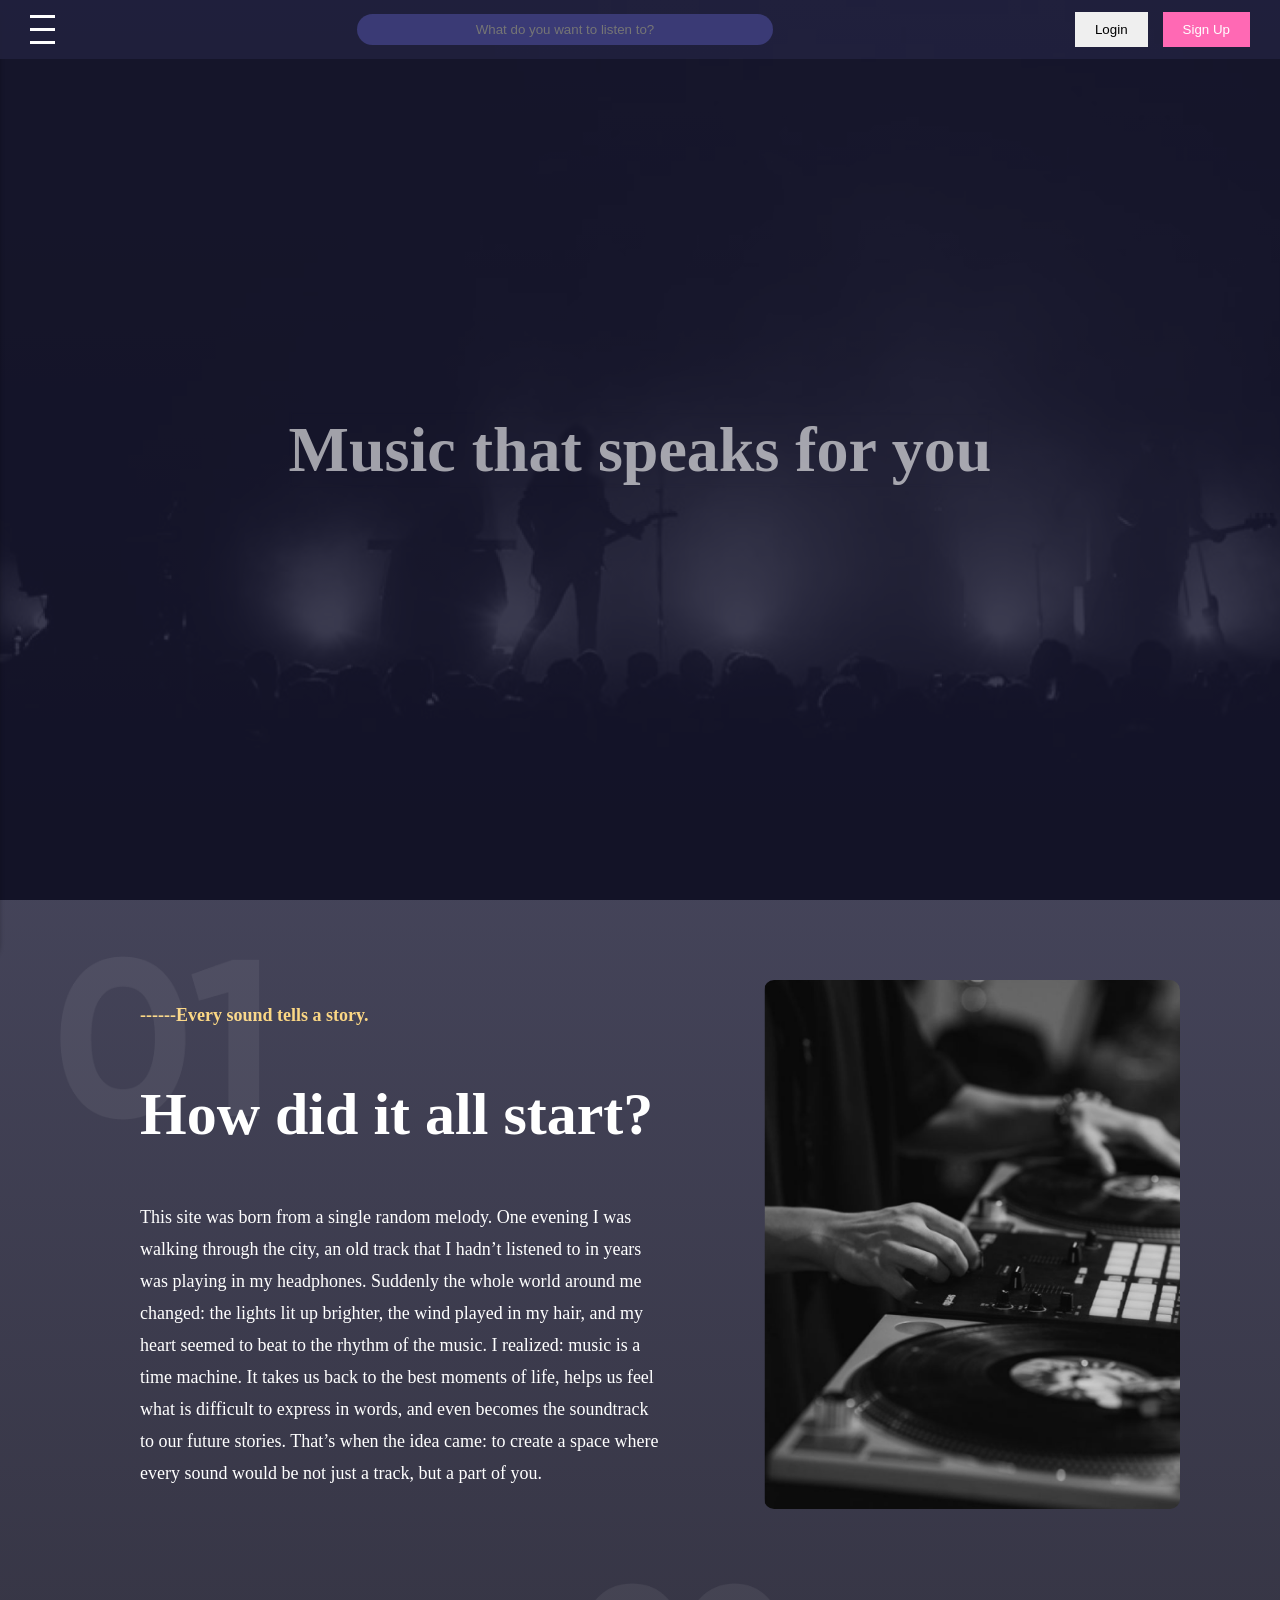
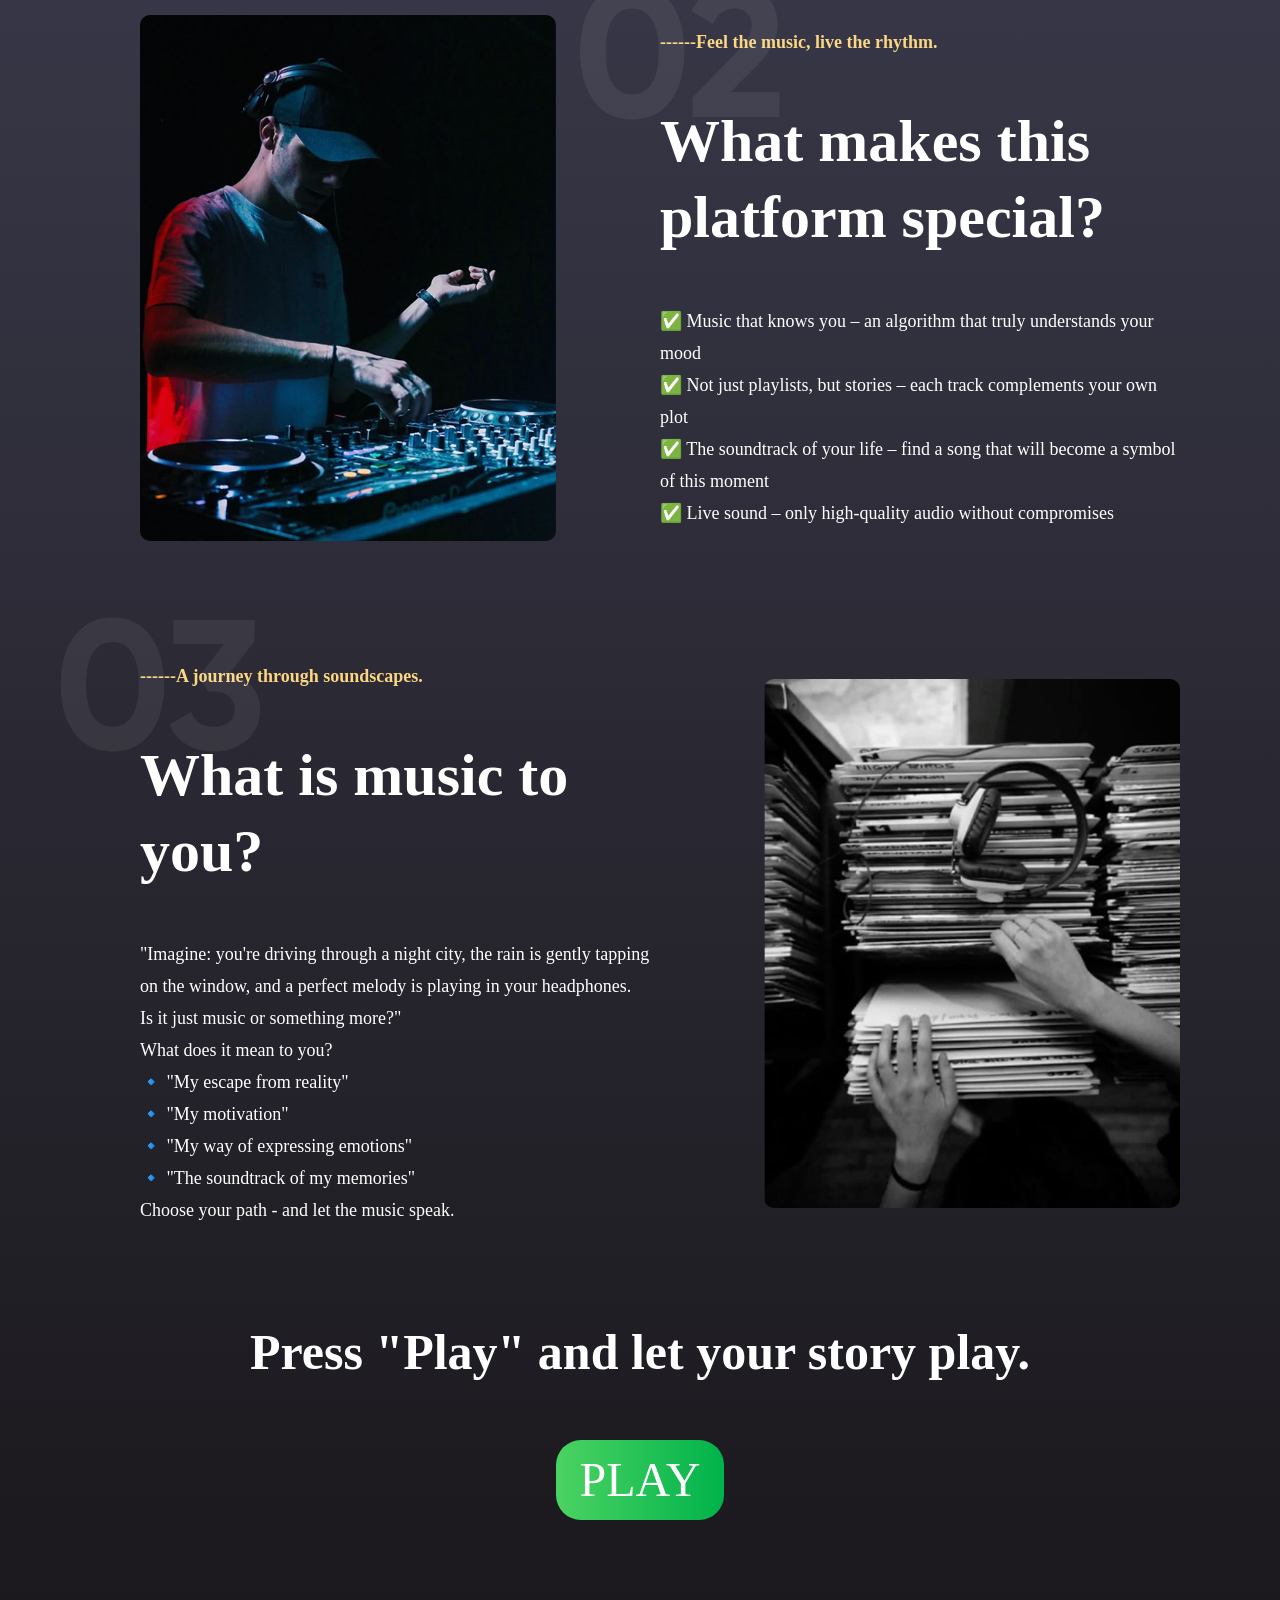
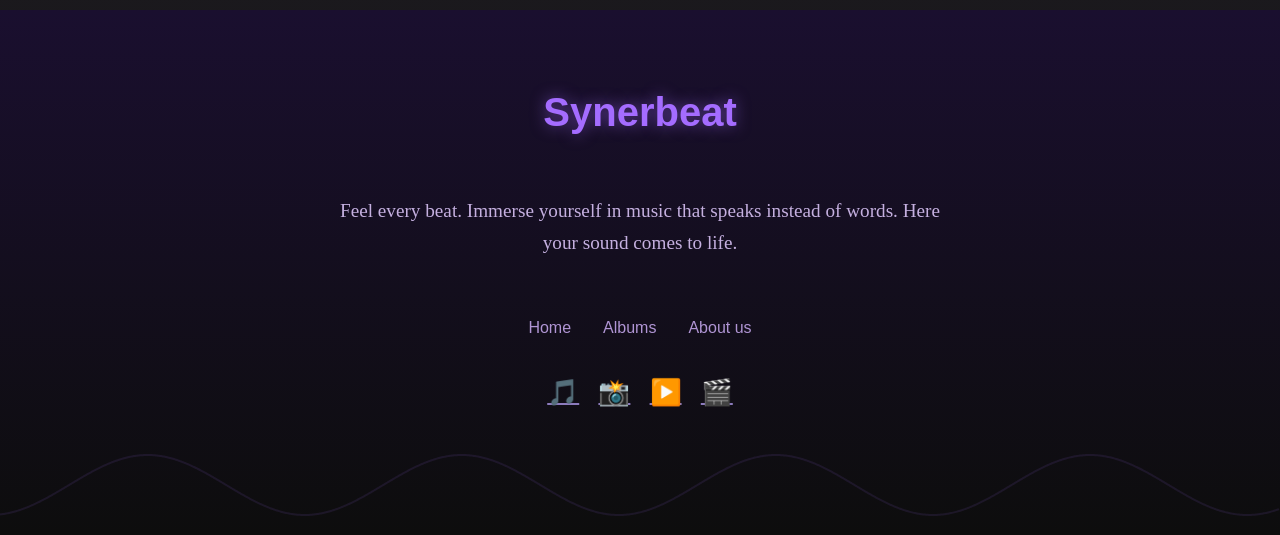
<file: index.html>
<!DOCTYPE html>
<html lang="en">

<head>
    <meta charset="UTF-8">
    <meta name="viewport" content="width=device-width, initial-scale=1.0">
    <title>Synerbeat</title>
    <link rel="stylesheet" href="style.css">
    <link rel="icon" href="img/favicon_synerbeat.ico" />
    <script defer src="script.js"></script>
</head>

<body>
    <header>
        <div class="menu-toggle" id="mobile-menu">
            <span class="bar"></span>
            <span class="bar"></span>
            <span class="bar"></span>
        </div>
        <div class="search-box">
            <input type="text" placeholder="What do you want to listen to?">
        </div>
        <div class="buttons">
            <button class="login" onclick="location.href='log.html'">Login</button>
            <button class="signup" onclick="location.href='log.html'">Sign Up</button>
        </div>
          
    </header>
    <section class="hero">
        <img src="img/backg.png" alt="Concert" class="hero-image">
        <div class="overlay"></div>
        <h1 id="H">Music that speaks for you</h1>
    </section>
    <div class="burger-menu" id="burger-menu">
        <ul>
            <li><a href="index.html">HOME</a></li>
            <li><a href="album.html">ALBUMS</a></li>
        </ul>
    </div>
    <section class="content-section">
        <div class="text-block">
            <img src="img/num1.png" alt="01" class="number-img">
            <p class="golden-text">------Every sound tells a story.</p>
            <h2 class="h2" id="A">How did it all start?</h2>
            <p>This site was born from a single random melody.
                One evening I was walking through the city, an old track that I hadn’t listened to in years was playing
                in my headphones. Suddenly the whole world around me changed: the lights lit up brighter, the wind
                played in my hair, and my heart seemed to beat to the rhythm of the music.
                I realized: music is a time machine. It takes us back to the best moments of life, helps us feel what is
                difficult to express in words, and even becomes the soundtrack to our future stories.
                That’s when the idea came: to create a space where every sound would be not just a track, but a part of
                you.</p>
        </div>
        <div class="image-block">
            <img src="img/imag1.png" alt="DJ Mixing">
        </div>
    </section>

    <section class="content-section">
        <div class="image-block">
            <img src="img/imag2.png" alt="DJ Performance">
        </div>
        <div class="text-block">
            <img src="img/num2.png" alt="02" class="number-img">
            <p class="golden-text">------Feel the music, live the rhythm.</p>
            <h2 class="h2">What makes this platform special?</h2>
            <p>✅ Music that knows you – an algorithm that truly understands your mood<br>
                ✅ Not just playlists, but stories – each track complements your own plot<br>
                ✅ The soundtrack of your life – find a song that will become a symbol of this moment<br>
                ✅ Live sound – only high-quality audio without compromises</p>
        </div>
    </section>

    <section class="content-section">
        <div class="text-block">
            <img src="img/num3.png" alt="03" class="number-img">
            <p class="golden-text">------A journey through soundscapes.</p>
            <h2 class="h2">What is music to you?</h2>
            <p>"Imagine: you're driving through a night city, the rain is gently tapping on the window, and a perfect
                melody is playing in your headphones.<br>
                Is it just music or something more?"<br>

                What does it mean to you?<br>
                🔹 "My escape from reality"<br>
                🔹 "My motivation"<br>
                🔹 "My way of expressing emotions"<br>
                🔹 "The soundtrack of my memories"<br>

                Choose your path - and let the music speak.</p>
        </div>
        <div class="image-block">
            <img src="img/imag3.png" alt="Vinyl Collection">
        </div>
    </section>
    <div class="container">
        <p class="play">Press "Play" and let your story play.</p>
        <a href="album.html" class="btn">PLAY</a>
    </div>
    
    
    <footer>
      <div class="footer-content">
        <div class="logo">Synerbeat</div>
        <p class="tagline">Feel every beat. Immerse yourself in music that speaks instead of words. Here your sound comes to life.</p>
        
        <nav class="nav">
          <a href="#H">Home</a>
          <a href="album.html">Albums</a>
          <a href="#A">About us</a>
        </nav>
    
        <div class="socials">
          <a href="https://soundcloud.com/you/apps" title="Soundcloud">🎵</a>
          <a href="https://www.instagram.com/soundcloud?utm_source=ig_web_button_share_sheet&igsh=ZDNlZDc0MzIxNw==" title="Instagram">📸</a>
          <a href="https://www.youtube.com/c/SoundCloud" title="YouTube">▶️</a>
          <a href="http://twitter.com/soundcloud" title="Twitter">🎬</a>
        </div>
      </div>
      <canvas id="waveCanvas"></canvas>
    </footer>
    
    <script>
        const canvas = document.getElementById('waveCanvas');
        const ctx = canvas.getContext('2d');

        function resizeCanvas() {
            canvas.width = window.innerWidth;
            canvas.height = 100;
        }

        resizeCanvas();
        window.addEventListener('resize', resizeCanvas);

        let step = 0;
        function drawWave() {
            ctx.clearRect(0, 0, canvas.width, canvas.height);
            ctx.beginPath();
            const amplitude = 30;
            const frequency = 0.02;

            for (let x = 0; x < canvas.width; x++) {
                const y = amplitude * Math.sin(frequency * (x + step)) + canvas.height / 2;
                ctx.lineTo(x, y);
            }

            ctx.strokeStyle = '#a46cff';
            ctx.lineWidth = 2;
            ctx.stroke();
            step += 1;
            requestAnimationFrame(drawWave);
        }

        drawWave();
    </script>
    </body>

</html>
</file>
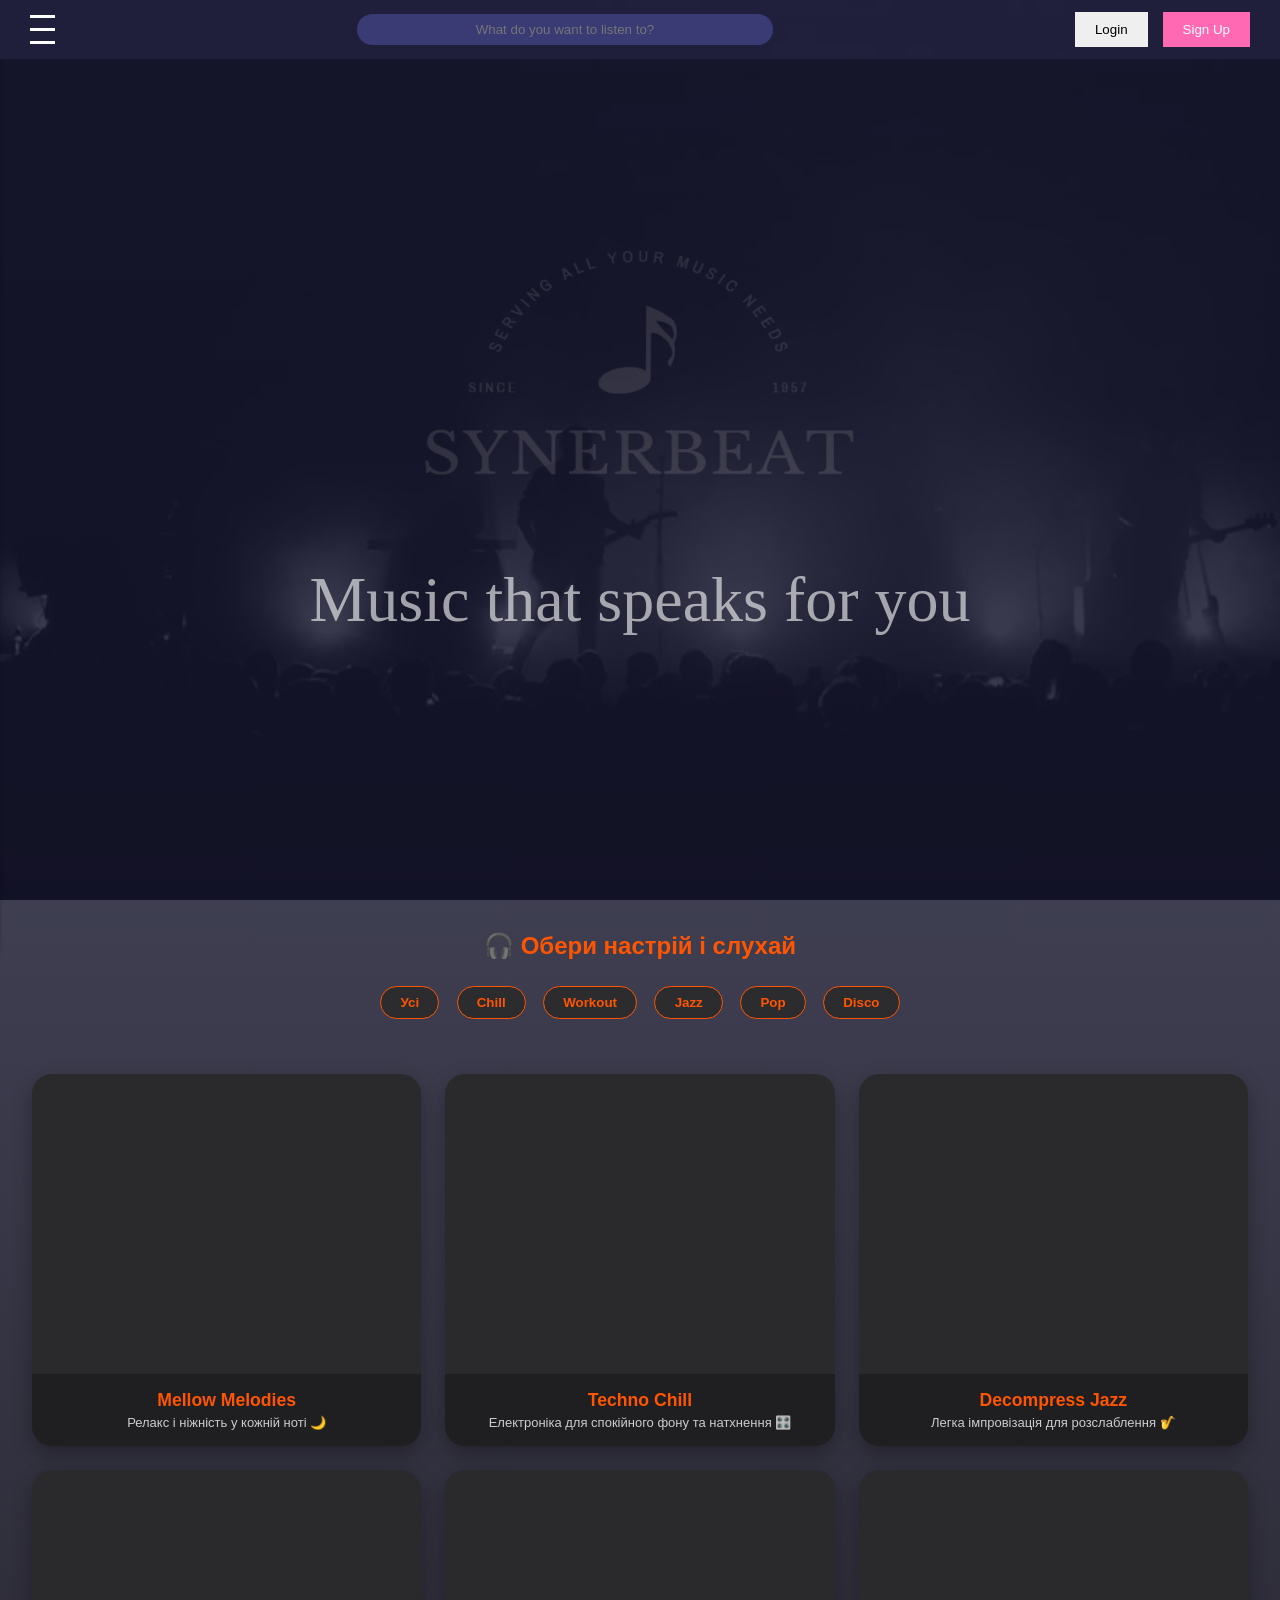
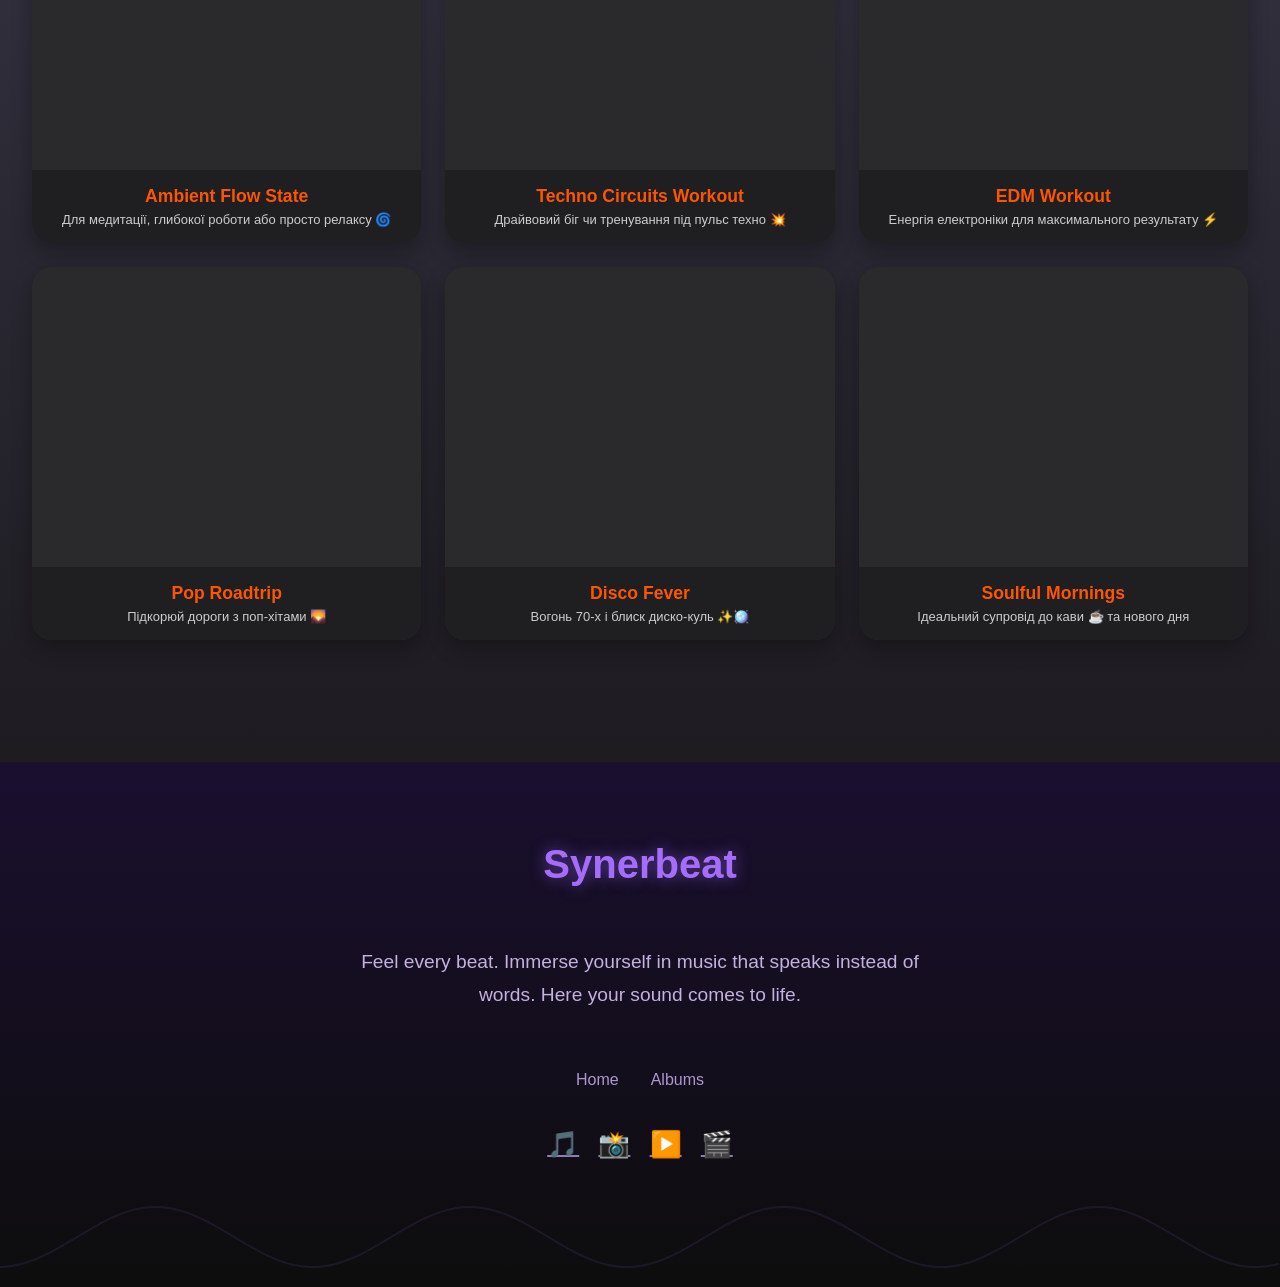
<file: album.html>
<!DOCTYPE html>
<html lang="en">

<head>
  <meta charset="UTF-8">
  <meta name="viewport" content="width=device-width, initial-scale=1.0">
  <title>Synerbeat</title>
  <link rel="stylesheet" href="stylealb.css">
  <link rel="icon" href="img/favicon_synerbeat.ico" />
  <script defer src="script.js"></script>
</head>

<body>
  <header>
    <div class="menu-toggle" id="mobile-menu">
      <span class="bar"></span>
      <span class="bar"></span>
      <span class="bar"></span>
    </div>
    <div class="search-box">
      <input type="text" placeholder="What do you want to listen to?">
    </div>
    <div class="buttons">
      <button class="login" onclick="location.href='log.html'">Login</button>
      <button class="signup" onclick="location.href='log.html'">Sign Up</button>
  </div>
  </header>
  <section class="hero">
    <img src="img/backg.png" alt="Concert" class="hero-image">
    <div class="overlay"></div>
    <div class="cont1">
      <img class="logow" src="img/screenlogo.png">
      <h1 id="H">Music that speaks for you</h1>
    </div>
  </section>
  <div class="burger-menu" id="burger-menu">
    <ul>
      <li><a href="index.html">HOME</a></li>
      <li><a href="album.html">ALBUMS</a></li>
    </ul>
  </div>

  <h2 id="A">🎧 Обери настрій і слухай</h2>

  <div class="filter-buttons">
    <button onclick="filterPlaylists('all')">Усі</button>
    <button onclick="filterPlaylists('chill')">Chill</button>
    <button onclick="filterPlaylists('workout')">Workout</button>
    <button onclick="filterPlaylists('jazz')">Jazz</button>
    <button onclick="filterPlaylists('pop')">Pop</button>
    <button onclick="filterPlaylists('disco')">Disco</button>
  </div>

  <div class="playlist-grid">

    <!-- Mellow Melodies -->
    <div class="playlist-tile" data-category="chill">
      <iframe class="playlist-frame"
        src="https://w.soundcloud.com/player/?url=https%3A//api.soundcloud.com/playlists/1710970068&color=%23ff5500&visual=true"></iframe>
      <div class="playlist-info">
        <h3>Mellow Melodies</h3>
        <p>Релакс і ніжність у кожній ноті 🌙</p>
      </div>
    </div>

    <!-- Techno Chill -->
    <div class="playlist-tile" data-category="chill">
      <iframe class="playlist-frame"
        src="https://w.soundcloud.com/player/?url=https%3A//api.soundcloud.com/playlists/1710969660&color=%23ff5500&visual=true"></iframe>
      <div class="playlist-info">
        <h3>Techno Chill</h3>
        <p>Електроніка для спокійного фону та натхнення 🎛️</p>
      </div>
    </div>

    <!-- Decompress Jazz -->
    <div class="playlist-tile" data-category="jazz">
      <iframe class="playlist-frame"
        src="https://w.soundcloud.com/player/?url=https%3A//api.soundcloud.com/playlists/1710969819&color=%23ff5500&visual=true"></iframe>
      <div class="playlist-info">
        <h3>Decompress Jazz</h3>
        <p>Легка імпровізація для розслаблення 🎷</p>
      </div>
    </div>

    <!-- Ambient Flow State -->
    <div class="playlist-tile" data-category="chill">
      <iframe class="playlist-frame"
        src="https://w.soundcloud.com/player/?url=https%3A//api.soundcloud.com/playlists/1710968721&color=%23ff5500&visual=true"></iframe>
      <div class="playlist-info">
        <h3>Ambient Flow State</h3>
        <p>Для медитації, глибокої роботи або просто релаксу 🌀</p>
      </div>
    </div>

    <!-- Techno Circuits Workout -->
    <div class="playlist-tile" data-category="workout">
      <iframe class="playlist-frame"
        src="https://w.soundcloud.com/player/?url=https%3A//api.soundcloud.com/playlists/1710968325&color=%23ff5500&visual=true"></iframe>
      <div class="playlist-info">
        <h3>Techno Circuits Workout</h3>
        <p>Драйвовий біг чи тренування під пульс техно 💥</p>
      </div>
    </div>

    <!-- EDM Workout -->
    <div class="playlist-tile" data-category="workout">
      <iframe class="playlist-frame"
        src="https://w.soundcloud.com/player/?url=https%3A//api.soundcloud.com/playlists/1710968400&color=%23ff5500&visual=true"></iframe>
      <div class="playlist-info">
        <h3>EDM Workout</h3>
        <p>Енергія електроніки для максимального результату ⚡</p>
      </div>
    </div>

    <!-- Pop Roadtrip -->
    <div class="playlist-tile" data-category="pop">
      <iframe class="playlist-frame"
        src="https://w.soundcloud.com/player/?url=https%3A//api.soundcloud.com/playlists/1710969426&color=%23ff5500&visual=true"></iframe>
      <div class="playlist-info">
        <h3>Pop Roadtrip</h3>
        <p>Підкорюй дороги з поп-хітами 🌄</p>
      </div>
    </div>

    <!-- Disco Fever -->
    <div class="playlist-tile" data-category="disco">
      <iframe class="playlist-frame"
        src="https://w.soundcloud.com/player/?url=https%3A//api.soundcloud.com/playlists/1710969402&color=%23ff5500&visual=true"></iframe>
      <div class="playlist-info">
        <h3>Disco Fever</h3>
        <p>Вогонь 70-х і блиск диско-куль ✨🪩</p>
      </div>
    </div>

    <!-- Soulful Mornings -->
    <div class="playlist-tile" data-category="chill">
      <iframe class="playlist-frame"
        src="https://w.soundcloud.com/player/?url=https%3A//api.soundcloud.com/playlists/1710969999&color=%23ff5500&visual=true"></iframe>
      <div class="playlist-info">
        <h3>Soulful Mornings</h3>
        <p>Ідеальний супровід до кави ☕ та нового дня</p>
      </div>
    </div>

  </div>

  <script>
    function filterPlaylists(category) {
      const allTiles = document.querySelectorAll('.playlist-tile');
      allTiles.forEach(tile => {
        if (category === 'all' || tile.dataset.category === category) {
          tile.classList.remove('hidden');
        } else {
          tile.classList.add('hidden');
        }
      });
    }
  </script>

  <footer>
    <div class="footer-content">
      <div class="logo">Synerbeat</div>
      <p class="tagline">Feel every beat. Immerse yourself in music that speaks instead of words. Here your sound comes
        to life.</p>

      <nav class="nav">
        <a href="#H">Home</a>
        <a href="#A">Albums</a>
      </nav>

      <div class="socials">
        <a href="https://soundcloud.com/you/apps" title="Soundcloud">🎵</a>
        <a href="https://www.instagram.com/soundcloud?utm_source=ig_web_button_share_sheet&igsh=ZDNlZDc0MzIxNw=="
          title="Instagram">📸</a>
        <a href="https://www.youtube.com/c/SoundCloud" title="YouTube">▶️</a>
        <a href="http://twitter.com/soundcloud" title="Twitter">🎬</a>
      </div>
    </div>
    <canvas id="waveCanvas"></canvas>
  </footer>

  <script>
    const canvas = document.getElementById('waveCanvas');
    const ctx = canvas.getContext('2d');

    function resizeCanvas() {
      canvas.width = window.innerWidth;
      canvas.height = 100;
    }

    resizeCanvas();
    window.addEventListener('resize', resizeCanvas);

    let step = 0;
    function drawWave() {
      ctx.clearRect(0, 0, canvas.width, canvas.height);
      ctx.beginPath();
      const amplitude = 30;
      const frequency = 0.02;

      for (let x = 0; x < canvas.width; x++) {
        const y = amplitude * Math.sin(frequency * (x + step)) + canvas.height / 2;
        ctx.lineTo(x, y);
      }

      ctx.strokeStyle = '#a46cff';
      ctx.lineWidth = 2;
      ctx.stroke();
      step += 1;
      requestAnimationFrame(drawWave);
    }

    drawWave();
  </script>


</body>

</html>
</file>
<file: style.css>
body {
    margin: 0;
    font-family: Arial, sans-serif;
    background-color: #0d0d26;
    color: white;
    text-align: center;
    background: linear-gradient(180deg, #545470 0%, #110F0F 100%);



}

header {
    display: flex;
    justify-content: space-between;
    align-items: center;
    padding: 10px 30px;
    position: fixed;
    width: 100%;
    top: 0;
    left: 0;
    z-index: 1000;
    box-sizing: border-box;
    background-color: #242443b8
}

.menu-toggle {
    display: flex;
    flex-direction: column;
    cursor: pointer;
}

.bar {
    background: white;
    height: 3px;
    width: 25px;
    margin: 5px 0;
}

.search-box {
    flex: 1;
    display: flex;
    justify-content: center;

}

.search-box input {
    padding: 8px;
    border-radius: 20px;
    border: none;
    width: 70%;
    max-width: 400px;
    text-align: center;
    background-color: #3A3A75;
}

.buttons {
    display: flex;
    gap: 15px;
}

.buttons button {
    padding: 10px 20px;
    border: none;
    cursor: pointer;
    white-space: nowrap;
}

.signup {
    background: hotpink;
    color: white;
}

.hero {
    height: 100vh;
    display: flex;
    align-items: center;
    justify-content: center;
    text-align: center;
    position: relative;
}

.hero-image {
    position: absolute;
    top: 0;
    left: 50%;
    transform: translateX(-50%);
    width: 100%;
    height: 100%;
    object-fit: cover;
    opacity: 0.5;
    /* Напівпрозорість для ефекту */
}

.overlay {
    position: absolute;
    top: 0;
    left: 0;
    width: 100%;
    height: 100%;
    background: rgba(13, 13, 38, 0.7);
}

.cont1 {
    display: flex;
    flex-direction: column;
    align-items: center;
    text-align: center;
    max-width: 100%;


}

.logow {
    height: 300px;
    margin: 0 auto;
}

.logow {
    height: auto;
}

h1 {
    position: relative;
    z-index: 2;
    font-family: 'Jura';
    font-style: normal;
    font-weight: 400;
    font-weight: 700;
    font-size: 64px;
    line-height: 76px;
    color: rgba(255, 255, 255, 0.6);
    backdrop-filter: blur(2px);
}

.burger-menu {
    position: fixed;
    top: 0;
    left: -250px;
    width: 250px;
    height: 100vh;
    padding-top: 60px;
    transition: 0.3s;
    background: linear-gradient(180deg, #55556F 0%, #242443 73.67%);
    box-shadow: 0px 4px 4px rgba(0, 0, 0, 0.25);
    border-radius: 0px 20px 20px 0px;


}

.burger-menu ul {
    list-style: none;
    padding: 0;
}

.burger-menu ul li {
    padding: 15px;
}

.burger-menu ul li a {
    color: white;
    text-decoration: none;
    font-size: 18px;
}

@media screen and (max-width: 768px) {
    header {
        padding: 10px 15px;
    }

    .menu-toggle {
        display: flex;
    }

    .search-box input {
        width: 100%;
        max-width: 250px;
    }

    .buttons {
        gap: 5px;
    }

    .buttons button {
        padding: 8px 12px;
        font-size: 14px;
    }
}

.content-section {
    display: flex;
    align-items: center;
    justify-content: space-between;
    padding: 80px 100px 20px 140px;
}

.reverse {
    flex-direction: row-reverse;
}

.text-block {
    width: 50%;
    text-align: left;
    position: relative;
}

.number-img {
    position: absolute;
    top: -30px;
    left: -80px;
    width: 200px;
    opacity: 0.7;
}

.image-block {
    width: 40%;
}

.image-block img {
    width: 100%;
    border-radius: 10px;
}

.golden-text {
    font-family: 'Gilroy';
    font-style: normal;
    font-weight: 800;
    font-size: 18px;
    line-height: 22px;
    color: #FBD784;

}

.h2 {
    font-family: 'Abhaya Libre ExtraBold';
    font-style: normal;
    font-weight: 800;
    font-size: 60px;
    line-height: 76px;
    color: #FFFFFF;
}

p {
    font-family: 'Glegoo';
    font-style: normal;
    font-weight: 400;
    font-size: 18px;
    line-height: 32px;
    color: #FFFFFF;

}

@media (max-width: 768px) {
    .content-section {
        flex-direction: column;
        text-align: center;
        padding: 30px;
    }

    .text-block,
    .image-block {
        width: 90%;
    }

    .reverse {
        flex-direction: column;
    }

    .number-img {
        top: -30px;
        left: 0;
        width: 150px;
    }
}

.play {
    font-family: 'Abhaya Libre ExtraBold';
    font-style: normal;
    font-weight: 800;
    font-size: 50px;
    line-height: 76px;
    text-align: center;
    color: #FFFFFF;

}

.container {
    text-align: center;
    animation: fadeInText 2s ease-in-out;

}

.btn {
    display: inline-block;
    padding: 12px 24px;
    background: linear-gradient(90deg, #4bd362, #00b34b);
    border: none;
    border-radius: 25px;
    cursor: pointer;
    text-decoration: none;
    transition: transform 0.3s ease, box-shadow 0.3s ease;
    animation: buttonPulse 2s infinite;
    font-family: 'Aboreto';
    font-style: normal;
    font-weight: 350;
    font-size: 48px;
    line-height: 56px;
    text-align: center;
    color: #FFFFFF;
}

footer {
    position: relative;
    background: linear-gradient(180deg, #1a0f2f 0%, #0d0d0d 100%);
    padding: 5rem 11rem 8rem;
    overflow: hidden;
    margin-top: 90px;
}

.footer-content {
    display: flex;
    flex-direction: column;
    align-items: center;
    text-align: center;
    gap: 2.5rem;
    z-index: 2;
    position: relative;
}

.logo {
    font-size: 2.5rem;
    font-weight: bold;
    color: #a46cff;
    text-shadow: 0 0 15px #a46cff88;
    animation: pulse 3s infinite;
}

@keyframes pulse {

    0%,
    100% {
        transform: scale(1);
    }

    50% {
        transform: scale(1.06);
    }
}

.tagline {
    font-size: 1.2rem;
    color: #c5b0e0;
    max-width: 600px;
    line-height: 1.7;
}

.nav {
    display: flex;
    gap: 2rem;
    flex-wrap: wrap;
    justify-content: center;
}

.nav a {
    color: #b095d4;
    text-decoration: none;
    font-size: 1rem;
    transition: color 0.3s;
    position: relative;
}

.nav a::after {
    content: '';
    position: absolute;
    left: 0;
    bottom: -5px;
    width: 0;
    height: 2px;
    background: #a46cff;
    transition: width 0.3s;
}

.nav a:hover {
    color: #d4baff;
}

.nav a:hover::after {
    width: 100%;
}

.socials {
    display: flex;
    gap: 1.2rem;
    justify-content: center;
}

.socials a {
    font-size: 1.6rem;
    color: #8c7bbd;
    transition: transform 0.3s, color 0.3s;
}

.socials a:hover {
    transform: scale(1.3) rotate(-5deg);
    color: #a46cff;
}

canvas {
    position: absolute;
    bottom: 0;
    left: 0;
    width: 100%;
    height: 100px;
    z-index: 1;
    opacity: 0.1;
}
</file>
<file: stylealb.css>
body {
    margin: 0;
    font-family: Arial, sans-serif;
    background-color: #0d0d26;
    color: white;
    text-align: center;
    background: linear-gradient(180deg, #545470 0%, #110F0F 100%);



}

header {
    display: flex;
    justify-content: space-between;
    align-items: center;
    padding: 10px 30px;
    position: fixed;
    width: 100%;
    top: 0;
    left: 0;
    z-index: 1000;
    box-sizing: border-box;
    background-color: #242443b8
}

.menu-toggle {
    display: flex;
    flex-direction: column;
    cursor: pointer;
}

.bar {
    background: white;
    height: 3px;
    width: 25px;
    margin: 5px 0;
}

.search-box {
    flex: 1;
    display: flex;
    justify-content: center;

}

.search-box input {
    padding: 8px;
    border-radius: 20px;
    border: none;
    width: 70%;
    max-width: 400px;
    text-align: center;
    background-color: #3A3A75;
}

.buttons {
    display: flex;
    gap: 15px;
}

.buttons button {
    padding: 10px 20px;
    border: none;
    cursor: pointer;
    white-space: nowrap;
}

.signup {
    background: hotpink;
    color: white;
}

.hero {
    height: 100vh;
    display: flex;
    align-items: center;
    justify-content: center;
    text-align: center;
    position: relative;
}

.hero-image {
    position: absolute;
    top: 0;
    left: 50%;
    transform: translateX(-50%);
    width: 100%;
    height: 100%;
    object-fit: cover;
    opacity: 0.5;
    /* Напівпрозорість для ефекту */
}

.overlay {
    position: absolute;
    top: 0;
    left: 0;
    width: 100%;
    height: 100%;
    background: rgba(13, 13, 38, 0.7);
}

.cont1 {
    display: flex;
    flex-direction: column;
    align-items: center;
    text-align: center;
    max-width: 100%;

}

.logow {
    height: 300px;
}

h1 {
    position: relative;
    z-index: 2;
    font-family: 'Jura';
    font-style: normal;
    font-weight: 400;
    font-size: 64px;
    line-height: 76px;
    color: rgba(255, 255, 255, 0.6);
    backdrop-filter: blur(2px);
}

.burger-menu {
    position: fixed;
    top: 0;
    left: -250px;
    width: 250px;
    height: 100vh;
    padding-top: 60px;
    transition: 0.3s;
    background: linear-gradient(180deg, #55556F 0%, #242443 73.67%);
    box-shadow: 0px 4px 4px rgba(0, 0, 0, 0.25);
    border-radius: 0px 20px 20px 0px;


}

.burger-menu ul {
    list-style: none;
    padding: 0;
}

.burger-menu ul li {
    padding: 15px;
}

.burger-menu ul li a {
    color: white;
    text-decoration: none;
    font-size: 18px;
}

@media screen and (max-width: 768px) {
    header {
        padding: 10px 15px;
    }

    .menu-toggle {
        display: flex;
    }

    .search-box input {
        width: 100%;
        max-width: 250px;
    }

    .buttons {
        gap: 5px;
    }

    .buttons button {
        padding: 8px 12px;
        font-size: 14px;
    }
}

h2 {
    text-align: center;
    color: #ff5500;
    margin-top: 2rem;
}

.filter-buttons {
    text-align: center;
    margin: 1rem auto;
}

.filter-buttons button {
    background: #2c2c2e;
    border: 1px solid #ff5500;
    border-radius: 20px;
    padding: 0.5rem 1.2rem;
    margin: 0.4rem;
    cursor: pointer;
    color: #ff5500;
    font-weight: 600;
    transition: background 0.2s, transform 0.2s;
}

.filter-buttons button:hover {
    background: #ff5500;
    color: #1c1c1e;
    transform: scale(1.05);
}

.playlist-grid {
    display: grid;
    grid-template-columns: repeat(auto-fit, minmax(320px, 1fr));
    gap: 1.5rem;
    padding: 2rem;
    max-width: 1400px;
    margin: auto;
}

.playlist-tile {
    background: #2a2a2d;
    border-radius: 20px;
    overflow: hidden;
    box-shadow: 0 8px 20px rgba(0, 0, 0, 0.3);
    display: flex;
    flex-direction: column;
    justify-content: space-between;
    transition: transform 0.3s ease;
}

.playlist-tile:hover {
    transform: scale(1.02);
}

.playlist-frame {
    border: none;
    width: 100%;
    height: 300px;
}

.playlist-info {
    padding: 1rem;
    background: #1f1f22;
    text-align: center;
    font-size: 14px;
}

.playlist-info h3 {
    margin: 0 0 0.3rem;
    font-size: 1.1rem;
    color: #ff5500;
}

.playlist-info p {
    margin: 0;
    color: #ccc;
    font-size: 13px;
}

.hidden {
    display: none;
}

footer {
    position: relative;
    background: linear-gradient(180deg, #1a0f2f 0%, #0d0d0d 100%);
    padding: 5rem 11rem 8rem;
    overflow: hidden;
    margin-top: 90px;
}

.footer-content {
    display: flex;
    flex-direction: column;
    align-items: center;
    text-align: center;
    gap: 2.5rem;
    z-index: 2;
    position: relative;
}

.logo {
    font-size: 2.5rem;
    font-weight: bold;
    color: #a46cff;
    text-shadow: 0 0 15px #a46cff88;
    animation: pulse 3s infinite;
}

@keyframes pulse {

    0%,
    100% {
        transform: scale(1);
    }

    50% {
        transform: scale(1.06);
    }
}

.tagline {
    font-size: 1.2rem;
    color: #c5b0e0;
    max-width: 600px;
    line-height: 1.7;
}

.nav {
    display: flex;
    gap: 2rem;
    flex-wrap: wrap;
    justify-content: center;
}

.nav a {
    color: #b095d4;
    text-decoration: none;
    font-size: 1rem;
    transition: color 0.3s;
    position: relative;
}

.nav a::after {
    content: '';
    position: absolute;
    left: 0;
    bottom: -5px;
    width: 0;
    height: 2px;
    background: #a46cff;
    transition: width 0.3s;
}

.nav a:hover {
    color: #d4baff;
}

.nav a:hover::after {
    width: 100%;
}

.socials {
    display: flex;
    gap: 1.2rem;
    justify-content: center;
}

.socials a {
    font-size: 1.6rem;
    color: #8c7bbd;
    transition: transform 0.3s, color 0.3s;
}

.socials a:hover {
    transform: scale(1.3) rotate(-5deg);
    color: #a46cff;
}

canvas {
    position: absolute;
    bottom: 0;
    left: 0;
    width: 100%;
    height: 100px;
    z-index: 1;
    opacity: 0.1;
}
</file>
